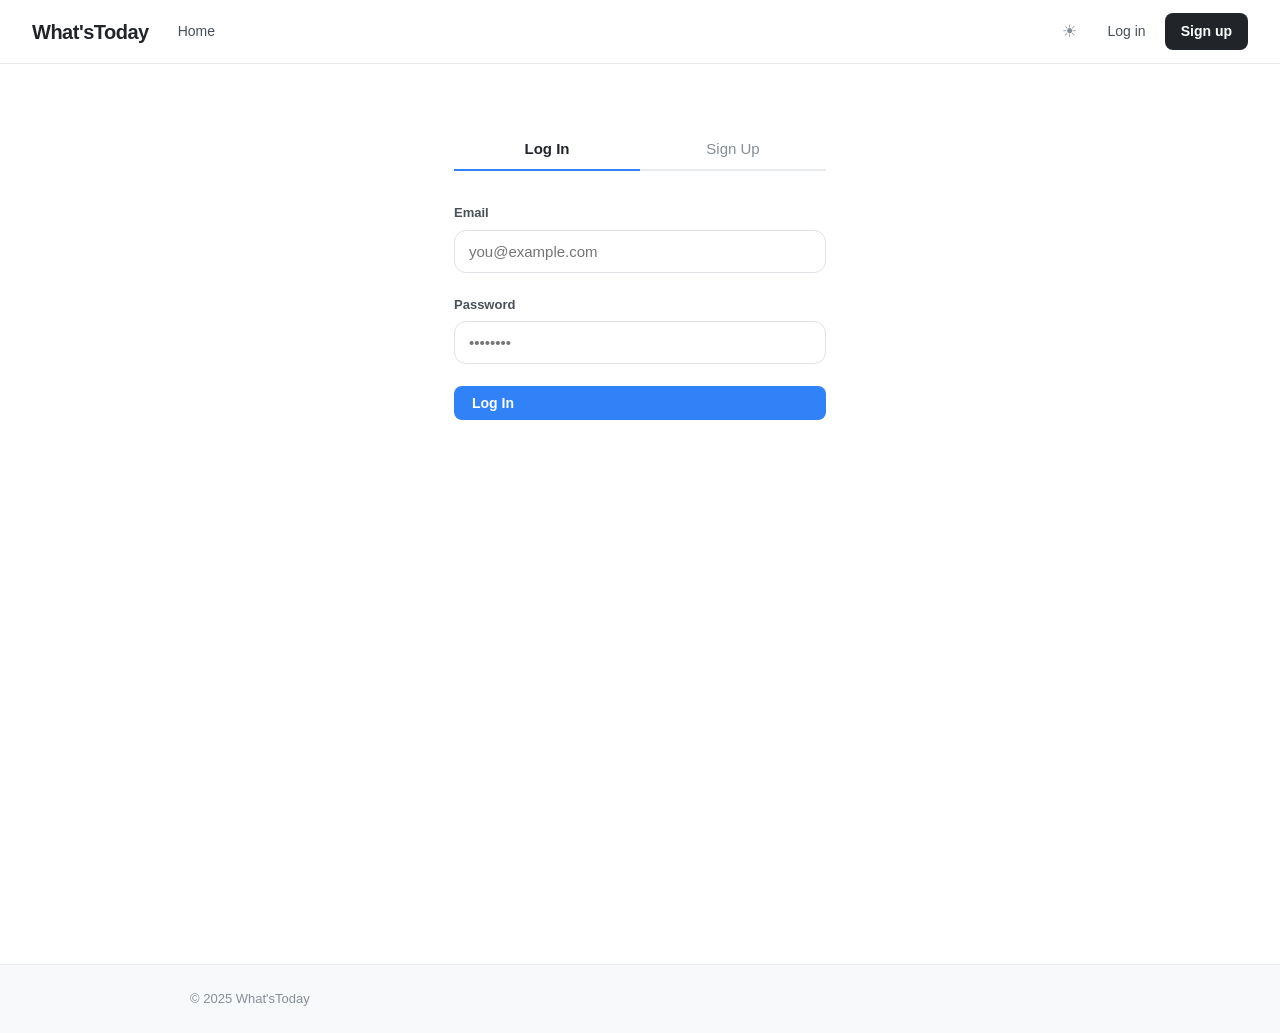
<file: WP_Final-Project_FE/auth.html>
<!DOCTYPE html>
<html lang="en">
<head>
  <meta charset="UTF-8" />
  <meta name="viewport" content="width=device-width, initial-scale=1.0" />
  <title>What'sToday · Sign In</title>
  <link rel="stylesheet" href="css/style.css" />
</head>
<body>

<!-- Nav -->
<div id="navContainer"></div>

<main class="site">
  <div class="container authGrid">

    <!-- Tab Toggle -->
    <div class="tabToggle">
      <button id="tabLogin"    class="tabBtn active" onclick="switchTab('login')">Log In</button>
      <button id="tabRegister" class="tabBtn"        onclick="switchTab('register')">Sign Up</button>
    </div>

    <!-- Login Form -->
    <form id="loginForm" class="authForm">
      <div class="fieldGroup">
        <label for="loginEmail">Email</label>
        <input id="loginEmail" type="email" placeholder="you@example.com" required />
      </div>
      <div class="fieldGroup">
        <label for="loginPassword">Password</label>
        <input id="loginPassword" type="password" placeholder="••••••••" required />
      </div>
      <p id="loginError" class="errorMsg" style="display:none"></p>
      <button type="submit" id="loginBtn" class="accentBtn" style="width:100%">Log In</button>
    </form>

    <!-- Register Form -->
    <form id="registerForm" class="authForm" style="display:none">
      <div class="fieldGroup">
        <label for="regUsername">Username</label>
        <input id="regUsername" type="text" placeholder="Choose a username" required />
      </div>
      <div class="fieldGroup">
        <label for="regEmail">Email</label>
        <input id="regEmail" type="email" placeholder="you@example.com" required />
      </div>
      <div class="fieldGroup">
        <label for="regPassword">Password</label>
        <input id="regPassword" type="password" placeholder="At least 8 characters" required />
      </div>
      <p id="registerError" class="errorMsg" style="display:none"></p>
      <button type="submit" id="registerBtn" class="accentBtn" style="width:100%">Create Account</button>
    </form>

  </div>
</main>

<!-- Footer -->
<div id="footerContainer"></div>

<script src="js/api.js"></script>
<script src="js/shared.js"></script>
<script src="js/auth.js"></script>
</body>
</html>
</file>
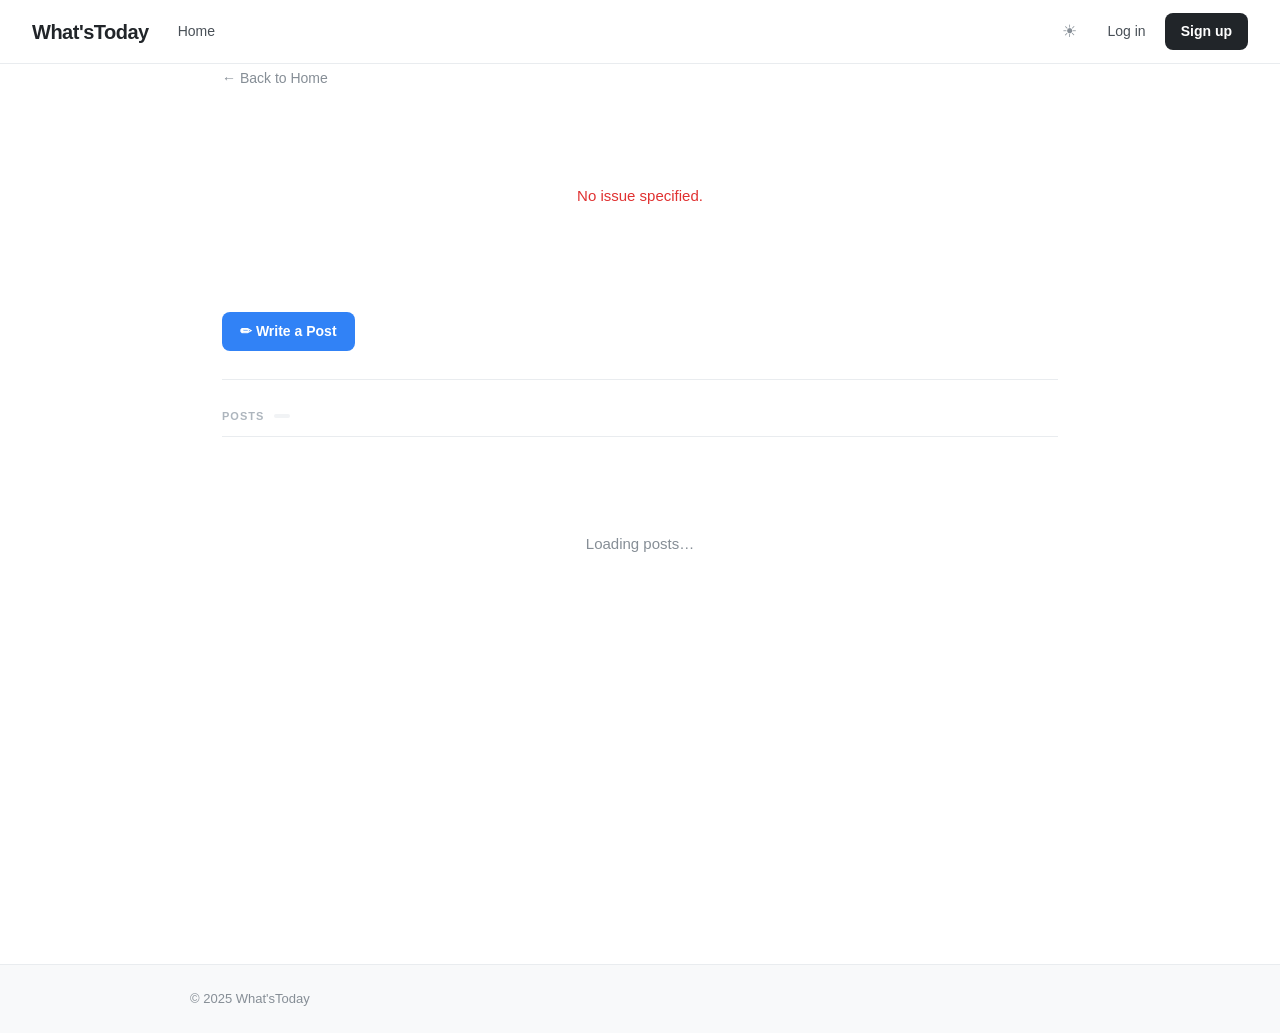
<file: WP_Final-Project_FE/board.html>
<!DOCTYPE html>
<html lang="en">
<head>
  <meta charset="UTF-8" />
  <meta name="viewport" content="width=device-width, initial-scale=1.0" />
  <title>What'sToday · Issue</title>
  <link rel="stylesheet" href="css/style.css" />
</head>
<body>

<!-- Nav -->
<div id="navContainer"></div>

<main class="site">
  <div class="container">

    <!-- Back -->
    <a href="index.html" class="backLink">← Back to Home</a>

    <!-- Issue Detail -->
    <section id="issueDetail" class="issueDetail">
      <div class="loadingState">Loading issue…</div>
    </section>

    <!-- Write a Post -->
    <div class="writeBar">
      <a id="writeLink" href="write.html" class="accentBtn">✏ Write a Post</a>
    </div>

    <!-- Post List -->
    <section class="postsSection">
      <div class="sectionHeader">
        <span class="sectionLabel">POSTS</span>
        <span id="postCount" class="sectionCount"></span>
      </div>
      <div id="postList">
        <div class="loadingState">Loading posts…</div>
      </div>
    </section>

  </div>
</main>

<!-- Footer -->
<div id="footerContainer"></div>

<script src="js/api.js"></script>
<script src="js/shared.js"></script>
<script src="js/board.js"></script>
</body>
</html>
</file>
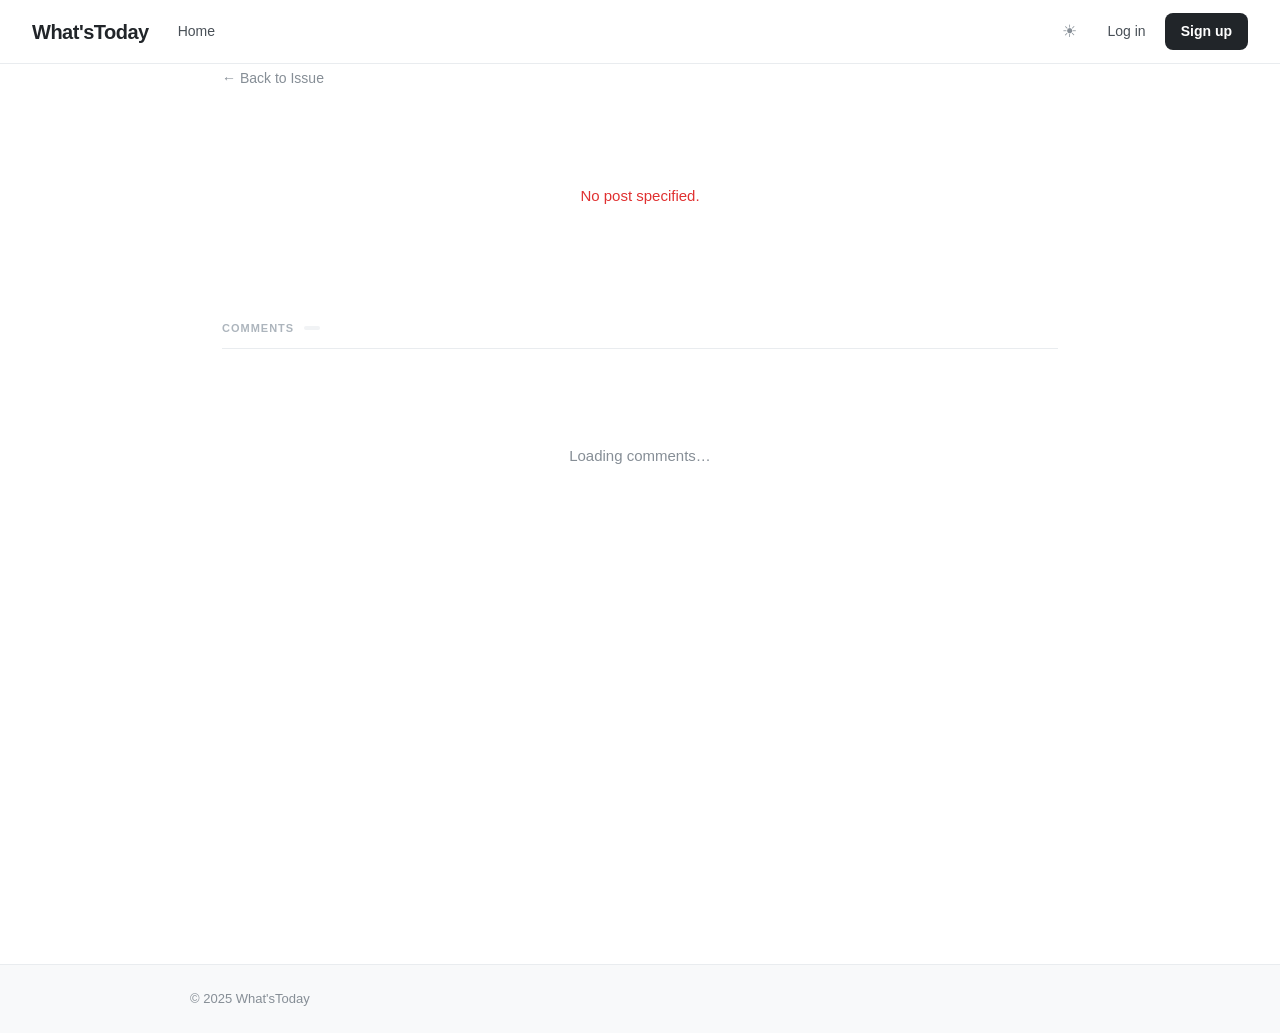
<file: WP_Final-Project_FE/post.html>
<!DOCTYPE html>
<html lang="en">
<head>
  <meta charset="UTF-8" />
  <meta name="viewport" content="width=device-width, initial-scale=1.0" />
  <title>What'sToday · Post</title>
  <link rel="stylesheet" href="css/style.css" />
</head>
<body>

<!-- Nav -->
<div id="navContainer"></div>

<main class="site">
  <div class="container">

    <!-- Back -->
    <a id="backLink" href="index.html" class="backLink">← Back to Issue</a>

    <!-- Post Detail -->
    <article id="postDetail" class="postDetail">
      <div class="loadingState">Loading post…</div>
    </article>

    <!-- Post Actions (edit / delete — visible only to author) -->
    <div id="postActions" class="postActions" style="display:none">
      <a id="editLink" href="#" class="outlineBtn">Edit</a>
      <button id="deleteBtn" class="dangerBtn">Delete</button>
    </div>

    <!-- Comments -->
    <section class="commentsSection">
      <div class="sectionHeader">
        <span class="sectionLabel">COMMENTS</span>
        <span id="commentCount" class="sectionCount"></span>
      </div>

      <!-- Comment Form -->
      <form id="commentForm" class="commentForm" style="display:none">
        <textarea id="commentText" rows="3" placeholder="Share your thoughts…"></textarea>
        <button type="submit" class="accentBtn">Post Comment</button>
      </form>
      <p id="commentLoginMsg" style="display:none;font-size:14px;color:var(--text-light)">
        <a href="auth.html" style="color:var(--accent)">Log in</a> to leave a comment.
      </p>

      <div id="commentList">
        <div class="loadingState">Loading comments…</div>
      </div>
    </section>

  </div>
</main>

<!-- Footer -->
<div id="footerContainer"></div>

<script src="js/api.js"></script>
<script src="js/shared.js"></script>
<script src="js/post.js"></script>
</body>
</html>
</file>
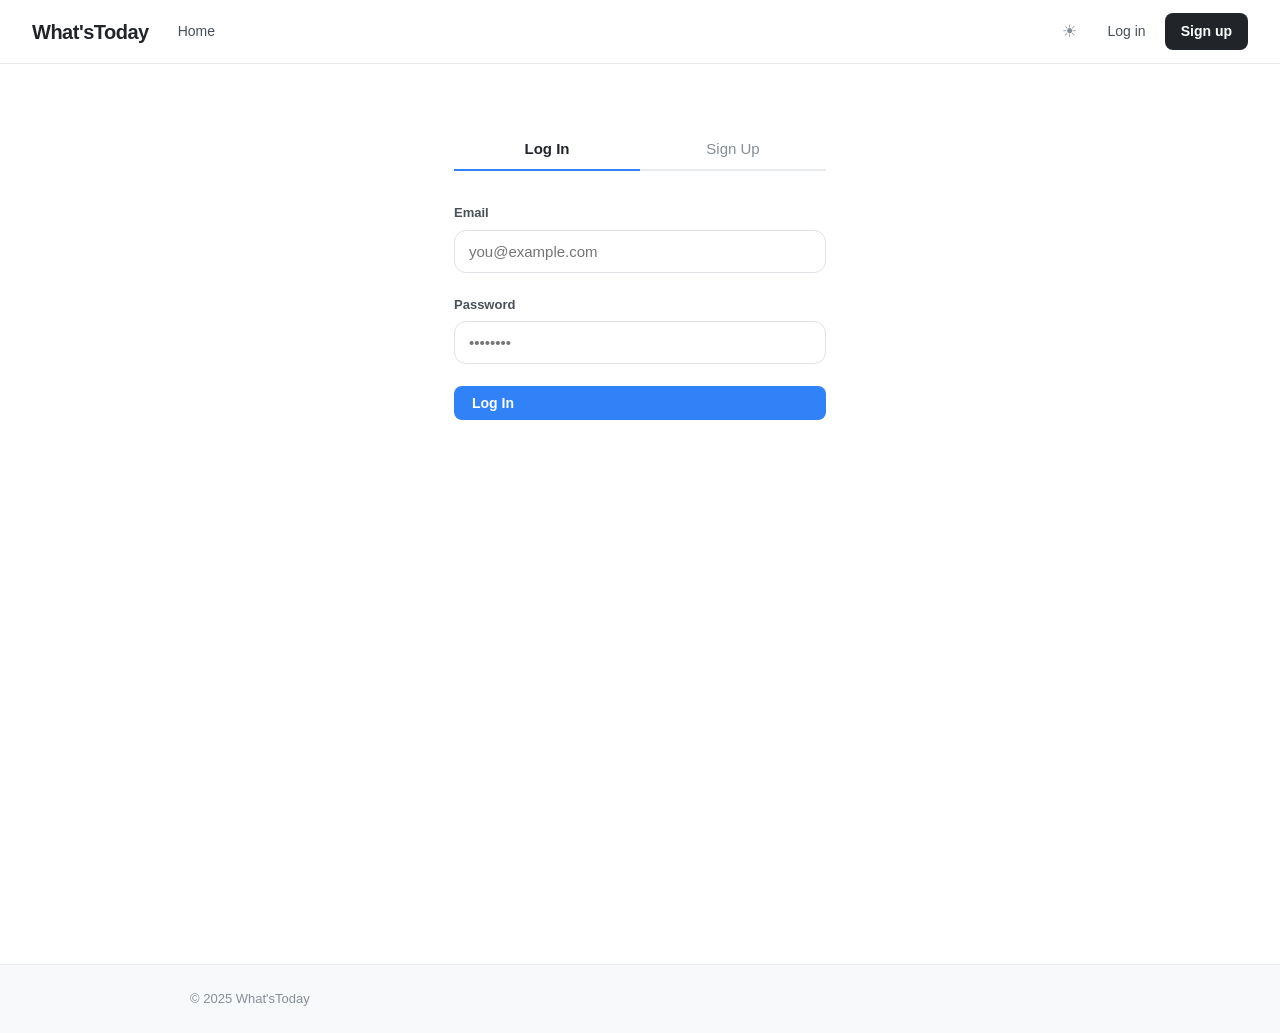
<file: WP_Final-Project_FE/write.html>
<!DOCTYPE html>
<html lang="en">
<head>
  <meta charset="UTF-8" />
  <meta name="viewport" content="width=device-width, initial-scale=1.0" />
  <title>What'sToday · Write</title>
  <link rel="stylesheet" href="css/style.css" />
</head>
<body>

<!-- Nav -->
<div id="navContainer"></div>

<main class="site">
  <div class="container writeGrid">

    <a id="backLink" href="index.html" class="backLink">← Cancel</a>

    <h2 id="writeHeading" class="writeHeading">Write a Post</h2>

    <form id="writeForm" class="writeForm">
      <div class="fieldGroup">
        <label for="postTitle">Title</label>
        <input id="postTitle" type="text" placeholder="Give your post a clear title" required />
      </div>
      <div class="fieldGroup">
        <label for="postBody">Body</label>
        <textarea id="postBody" rows="12" placeholder="Share your perspective on today's issue…" required></textarea>
      </div>
      <div class="formActions">
        <button type="submit" id="submitBtn" class="accentBtn">Publish</button>
        <a id="cancelLink" href="index.html" class="ghostBtn">Cancel</a>
      </div>
      <p id="writeError" class="errorMsg" style="display:none"></p>
    </form>

  </div>
</main>

<!-- Footer -->
<div id="footerContainer"></div>

<script src="js/api.js"></script>
<script src="js/shared.js"></script>
<script src="js/write.js"></script>
</body>
</html>
</file>
<file: WP_Final-Project_FE/css/style.css>
/* =====================================================
   What'sToday · style.css
   ===================================================== */

/* ─── Design Tokens ──────────────────────────────── */
:root {
  --bg:           #FFFFFF;
  --surface:      #F8F9FA;
  --surface-2:    #F1F3F5;
  --border:       #DEE2E6;
  --border-light: #E9ECEF;
  --text:         #212529;
  --text-mid:     #495057;
  --text-light:   #868E96;
  --text-lighter: #ADB5BD;
  --accent:       #3182F6;
  --accent-soft:  rgba(49,130,246,0.10);
  --success:      #20C997;
  --danger:       #E03131;
  --danger-soft:  rgba(224,49,49,0.08);
  --danger-border: rgba(224,49,49,0.30);

  --radius-sm: 8px;
  --radius-md: 12px;
  --radius-lg: 18px;
  --nav-h:     64px;

  --shadow-sm:     0 1px 4px rgba(0,0,0,0.06);
  --shadow-md:     0 4px 16px rgba(0,0,0,0.08);
  --shadow-accent: 0 4px 20px rgba(49,130,246,0.15);
}

body.dark {
  --bg:           #111213;
  --surface:      #1C1D1F;
  --surface-2:    #2A2B2D;
  --border:       #333537;
  --border-light: #26272A;
  --text:         #E8EAED;
  --text-mid:     #9AA0A6;
  --text-light:   #6B7075;
  --text-lighter: #4A4E53;
  --accent:       #5B9BF8;
  --accent-soft:  rgba(91,155,248,0.15);
  --danger:       #F28B82;
  --danger-soft:  rgba(242,139,130,0.12);
  --danger-border: rgba(242,139,130,0.35);
  --shadow-sm:     0 1px 4px rgba(0,0,0,0.30);
  --shadow-md:     0 4px 16px rgba(0,0,0,0.40);
  --shadow-accent: 0 4px 20px rgba(91,155,248,0.20);
}

/* ─── Reset ──────────────────────────────────────── */
*, *::before, *::after { box-sizing: border-box; margin: 0; padding: 0; }

body {
  font-family: -apple-system, BlinkMacSystemFont, 'Segoe UI', Roboto, sans-serif;
  font-size: 16px;
  line-height: 1.5;
  color: var(--text);
  background: var(--bg);
  transition: background 0.2s, color 0.2s;
}

a    { color: inherit; text-decoration: none; }
button { font-family: inherit; cursor: pointer; }
input, textarea { font-family: inherit; }

/* ─── Layout ─────────────────────────────────────── */
.site {
  min-height: 100vh;
  display: flex;
  flex-direction: column;
}

.container {
  max-width: 900px;
  margin: 0 auto;
  padding: 0 32px;
  width: 100%;
}

/* ─── Navigation ─────────────────────────────────── */
.siteNav {
  height: var(--nav-h);
  display: flex;
  align-items: center;
  gap: 8px;
  padding: 0 32px;
  background: var(--bg);
  border-bottom: 1px solid var(--border-light);
  position: sticky;
  top: 0;
  z-index: 100;
  backdrop-filter: blur(8px);
}

.siteLogo {
  font-size: 20px;
  font-weight: 800;
  letter-spacing: -0.5px;
  color: var(--text);
  margin-right: 8px;
  flex-shrink: 0;
}
.siteLogo:hover { color: var(--accent); }

.navMenu { display: flex; gap: 2px; }
.navMenu a {
  padding: 7px 13px;
  border-radius: var(--radius-sm);
  font-size: 14px;
  font-weight: 500;
  color: var(--text-mid);
  transition: background 0.15s, color 0.15s;
}
.navMenu a:hover  { background: var(--surface-2); color: var(--text); }
.navMenu a.active { background: var(--surface-2); color: var(--text); font-weight: 600; }

.navSpacer { flex: 1; }

.navRight {
  display: flex;
  align-items: center;
  gap: 6px;
}
.navRight span {
  font-size: 14px;
  font-weight: 500;
  color: var(--text-mid);
}

/* ─── Buttons ────────────────────────────────────── */
.accentBtn {
  display: inline-flex;
  align-items: center;
  gap: 6px;
  padding: 9px 18px;
  background: var(--accent);
  color: #fff;
  border: none;
  border-radius: var(--radius-sm);
  font-size: 14px;
  font-weight: 600;
  transition: opacity 0.15s, transform 0.1s;
}
.accentBtn:hover { opacity: 0.88; transform: translateY(-1px); }

.outlineBtn {
  display: inline-flex;
  align-items: center;
  padding: 8px 16px;
  background: transparent;
  color: var(--text);
  border: 1px solid var(--border);
  border-radius: var(--radius-sm);
  font-size: 14px;
  font-weight: 500;
  transition: background 0.15s;
}
.outlineBtn:hover { background: var(--surface); }

.ghostBtn {
  display: inline-flex;
  align-items: center;
  padding: 8px 13px;
  background: transparent;
  color: var(--text-mid);
  border: none;
  border-radius: var(--radius-sm);
  font-size: 14px;
  transition: background 0.15s, color 0.15s;
}
.ghostBtn:hover { background: var(--surface-2); color: var(--text); }

.primaryBtn {
  display: inline-flex;
  align-items: center;
  padding: 8px 16px;
  background: var(--text);
  color: var(--bg);
  border: none;
  border-radius: var(--radius-sm);
  font-size: 14px;
  font-weight: 600;
  transition: opacity 0.15s;
}
.primaryBtn:hover { opacity: 0.85; }

.dangerBtn {
  display: inline-flex;
  align-items: center;
  padding: 8px 16px;
  background: transparent;
  color: var(--danger);
  border: 1px solid var(--danger);
  border-radius: var(--radius-sm);
  font-size: 14px;
  font-weight: 500;
  transition: background 0.15s;
}
.dangerBtn:hover { background: var(--danger-soft); }

.iconBtn {
  width: 38px;
  height: 38px;
  border: none;
  background: transparent;
  border-radius: var(--radius-sm);
  font-size: 17px;
  display: grid;
  place-items: center;
  color: var(--text-light);
  transition: background 0.15s;
}
.iconBtn:hover { background: var(--surface-2); color: var(--text); }

button:disabled { opacity: 0.45; cursor: not-allowed; }

/* ─── Avatar ─────────────────────────────────────── */
.avatar {
  width: 34px;
  height: 34px;
  border-radius: 50%;
  background: var(--accent);
  color: #fff;
  display: grid;
  place-items: center;
  font-size: 13px;
  font-weight: 700;
  flex-shrink: 0;
  user-select: none;
}
.avatar.sm { width: 26px; height: 26px; font-size: 10px; }
.avatar.lg { width: 46px; height: 46px; font-size: 17px; }

/* ─── Tag ────────────────────────────────────────── */
.tag {
  display: inline-block;
  padding: 2px 9px;
  border-radius: 999px;
  font-size: 11px;
  font-weight: 600;
  background: var(--surface-2);
  color: var(--text-mid);
  letter-spacing: 0.2px;
}

/* ─── Toast ──────────────────────────────────────── */
.toast {
  position: fixed;
  bottom: 28px;
  left: 50%;
  transform: translateX(-50%) translateY(16px);
  background: var(--text);
  color: var(--bg);
  padding: 11px 20px;
  border-radius: 999px;
  font-size: 14px;
  font-weight: 500;
  opacity: 0;
  transition: opacity 0.25s, transform 0.25s;
  z-index: 9999;
  white-space: nowrap;
  pointer-events: none;
}
.toast.show { opacity: 1; transform: translateX(-50%) translateY(0); }

/* ─── Footer ─────────────────────────────────────── */
.siteFooter {
  margin-top: auto;
  border-top: 1px solid var(--border-light);
  background: var(--surface);
  padding: 24px 32px;
}
.footInner {
  max-width: 900px;
  margin: 0 auto;
  display: flex;
  justify-content: space-between;
  align-items: center;
  font-size: 13px;
  color: var(--text-light);
}

/* ─── States ─────────────────────────────────────── */
.loadingState,
.emptyState,
.errorState {
  text-align: center;
  padding: 64px 24px;
  font-size: 15px;
  color: var(--text-light);
}
.loadingState::before { content: ''; display: block; margin-bottom: 12px; font-size: 24px; }
.emptyState { color: var(--text-lighter); }
.errorState { color: var(--danger); }

/* ─── Error message (inline) ─────────────────────── */
.errorMsg {
  padding: 10px 14px;
  background: var(--danger-soft);
  border: 1px solid var(--danger-border);
  border-radius: var(--radius-sm);
  font-size: 13px;
  color: var(--danger);
  margin-top: 12px;
}

/* ─── Back link ──────────────────────────────────── */
.backLink {
  display: inline-flex;
  align-items: center;
  gap: 5px;
  font-size: 14px;
  color: var(--text-light);
  padding: 4px 0;
  margin-bottom: 28px;
  transition: color 0.15s;
}
.backLink:hover { color: var(--accent); }

/* ─── Section header ─────────────────────────────── */
.sectionHeader {
  display: flex;
  align-items: center;
  gap: 10px;
  margin-bottom: 20px;
  padding-bottom: 12px;
  border-bottom: 1px solid var(--border-light);
}
.sectionLabel {
  font-size: 11px;
  font-weight: 700;
  letter-spacing: 1px;
  text-transform: uppercase;
  color: var(--text-lighter);
}
.sectionCount {
  font-size: 12px;
  color: var(--text-lighter);
  background: var(--surface-2);
  padding: 2px 8px;
  border-radius: 999px;
}

/* ======================================================
   HOME PAGE
   ====================================================== */

/* ─── Hero ───────────────────────────────────────── */
.pageHero {
  padding: 72px 32px 52px;
  text-align: center;
  background: linear-gradient(180deg, var(--surface) 0%, var(--bg) 100%);
  border-bottom: 1px solid var(--border-light);
  margin-bottom: 48px;
}
.pageHero h1 {
  font-size: 48px;
  font-weight: 800;
  letter-spacing: -2px;
  line-height: 1.1;
  margin-bottom: 14px;
}
.pageHero .subhead {
  font-size: 16px;
  color: var(--text-light);
}
.hash { color: var(--accent); }

/* ─── Today section ──────────────────────────────── */
.todaySection   { margin-bottom: 56px; }
.archiveSection { margin-bottom: 56px; }

.todayFeatured {
  background: var(--bg);
  border: 1.5px solid var(--border-light);
  border-radius: var(--radius-lg);
  padding: 32px 28px;
  cursor: pointer;
  transition: border-color 0.2s, box-shadow 0.2s, transform 0.15s;
}
.todayFeatured:hover {
  border-color: var(--accent);
  box-shadow: var(--shadow-accent);
  transform: translateY(-2px);
}

.todayFeaturedLabel {
  font-size: 10px;
  font-weight: 700;
  letter-spacing: 1px;
  text-transform: uppercase;
  color: var(--accent);
  margin-bottom: 14px;
}

.todayFeaturedTitle {
  font-size: 22px;
  font-weight: 800;
  line-height: 1.35;
  letter-spacing: -0.4px;
  color: var(--text);
  margin-bottom: 14px;
}

.todayFeaturedSummary {
  font-size: 15px;
  color: var(--text-mid);
  line-height: 1.65;
  margin-bottom: 20px;
}

.todayFeaturedMeta {
  font-size: 13px;
  color: var(--accent);
  font-weight: 600;
}

/* ─── Archive rows ───────────────────────────────── */
.archiveRow {
  display: grid;
  grid-template-columns: 1fr auto;
  gap: 24px;
  padding: 20px 0;
  border-bottom: 1px solid var(--border-light);
  cursor: pointer;
  align-items: center;
  transition: background 0.1s;
  border-radius: 4px;
}
.archiveRow:hover { background: var(--surface); padding-left: 10px; padding-right: 10px; margin: 0 -10px; }
.archiveRow:last-child { border-bottom: none; }

.archiveRowDate    { font-size: 11px; color: var(--text-lighter); display: block; margin-bottom: 5px; }
.archiveRowTitle   { font-size: 15px; font-weight: 600; color: var(--text); margin-bottom: 4px; transition: color 0.15s; }
.archiveRow:hover .archiveRowTitle { color: var(--accent); }
.archiveRowSummary { font-size: 13px; color: var(--text-light); line-height: 1.5; }
.archiveRowCount   { font-size: 12px; color: var(--text-lighter); white-space: nowrap; flex-shrink: 0; }

/* ======================================================
   BOARD PAGE (issue detail + posts)
   ====================================================== */

.issueDetail { margin-bottom: 40px; }

.issueHeader {
  padding: 36px 0 28px;
  border-bottom: 1px solid var(--border-light);
  margin-bottom: 32px;
}
.issueDate {
  font-size: 12px;
  font-weight: 600;
  color: var(--accent);
  text-transform: uppercase;
  letter-spacing: 0.6px;
  display: block;
  margin-bottom: 12px;
}
.issueTitle {
  font-size: 28px;
  font-weight: 800;
  letter-spacing: -0.5px;
  line-height: 1.25;
  margin-bottom: 14px;
}
.issueDescription {
  font-size: 15px;
  color: var(--text-mid);
  line-height: 1.7;
  max-width: 700px;
}

.writeBar {
  margin-bottom: 28px;
  padding-bottom: 28px;
  border-bottom: 1px solid var(--border-light);
}

/* ─── Post row ───────────────────────────────────── */
.postRow {
  display: grid;
  grid-template-columns: 44px 1fr 20px;
  gap: 14px;
  align-items: center;
  padding: 16px 8px;
  border-radius: var(--radius-sm);
  transition: background 0.1s;
}
.postRow:hover { background: var(--surface); }
.postRow + .postRow { border-top: 1px solid var(--border-light); }

/* ─── Vote column ────────────────────────────────── */
.voteCol {
  display: flex;
  flex-direction: column;
  align-items: center;
  gap: 4px;
}
.voteBtn {
  width: 32px;
  height: 28px;
  border: 1px solid var(--border);
  background: var(--bg);
  border-radius: 6px;
  font-size: 12px;
  color: var(--text-light);
  display: grid;
  place-items: center;
  transition: all 0.15s;
  cursor: pointer;
}
.voteBtn:hover { border-color: var(--accent); color: var(--accent); background: var(--accent-soft); }
.voteBtn.active { border-color: var(--accent); color: var(--accent); background: var(--accent-soft); font-weight: 700; }
.voteBtn.down:hover { border-color: var(--danger); color: var(--danger); background: var(--danger-soft); }
.voteBtn.down.active { border-color: var(--danger); color: var(--danger); background: var(--danger-soft); }
.voteScore {
  font-size: 13px;
  font-weight: 700;
  color: var(--text);
  min-width: 20px;
  text-align: center;
}

/* ─── Post detail vote ───────────────────────────── */
.postDetailVote {
  display: flex;
  align-items: center;
  gap: 8px;
  margin-top: 28px;
  padding-top: 20px;
  border-top: 1px solid var(--border-light);
}

.postMeta {
  display: flex;
  align-items: center;
  gap: 7px;
  margin-bottom: 7px;
  font-size: 12px;
  color: var(--text-light);
}
.postTitle {
  font-size: 16px;
  font-weight: 600;
  line-height: 1.4;
  letter-spacing: -0.2px;
  color: var(--text);
  margin-bottom: 6px;
  transition: color 0.15s;
}
.postRow:hover .postTitle { color: var(--accent); }
.postSnippet {
  font-size: 13px;
  color: var(--text-mid);
  line-height: 1.5;
  margin-bottom: 8px;
  display: -webkit-box;
  -webkit-line-clamp: 2;
  -webkit-box-orient: vertical;
  overflow: hidden;
}
.postStats {
  display: flex;
  gap: 12px;
  font-size: 12px;
  color: var(--text-lighter);
}

/* ======================================================
   POST DETAIL PAGE
   ====================================================== */

.postDetail { margin-bottom: 48px; }

.postDetailMeta {
  display: flex;
  align-items: center;
  gap: 8px;
  font-size: 13px;
  color: var(--text-light);
  margin-bottom: 20px;
  padding-bottom: 20px;
  border-bottom: 1px solid var(--border-light);
}

.postDetailTitle {
  font-size: 26px;
  font-weight: 800;
  letter-spacing: -0.5px;
  line-height: 1.3;
  margin-bottom: 24px;
}

.postDetailBody {
  font-size: 16px;
  line-height: 1.8;
  color: var(--text-mid);
  white-space: pre-wrap;
}

.postActions {
  display: flex;
  gap: 8px;
  padding: 24px 0;
  border-top: 1px solid var(--border-light);
  border-bottom: 1px solid var(--border-light);
  margin-bottom: 40px;
}

/* ─── Comments ───────────────────────────────────── */
.commentsSection { margin-top: 8px; }

.commentForm {
  background: var(--surface);
  border-radius: var(--radius-md);
  padding: 16px;
  margin-bottom: 24px;
}
.commentForm textarea {
  width: 100%;
  padding: 10px 12px;
  border: 1px solid var(--border);
  border-radius: var(--radius-sm);
  font-size: 14px;
  background: var(--bg);
  color: var(--text);
  resize: none;
  outline: none;
  margin-bottom: 10px;
  transition: border-color 0.15s;
  min-height: 80px;
}
.commentForm textarea:focus { border-color: var(--accent); }

.commentItem {
  padding: 16px 0;
  border-bottom: 1px solid var(--border-light);
}
.commentItem:last-child { border-bottom: none; }

.commentMeta {
  display: flex;
  align-items: center;
  gap: 7px;
  font-size: 12px;
  color: var(--text-light);
  margin-bottom: 8px;
}

.commentBody {
  font-size: 14px;
  line-height: 1.65;
  color: var(--text-mid);
  padding-left: 33px;
}

.deleteCommentBtn {
  background: none;
  border: none;
  font-size: 11px;
  color: var(--text-lighter);
  cursor: pointer;
  margin-left: auto;
  padding: 2px 4px;
  border-radius: 4px;
  transition: color 0.15s, background 0.15s;
}
.deleteCommentBtn:hover { color: var(--danger); background: var(--danger-soft); }

/* ======================================================
   WRITE PAGE
   ====================================================== */

.writeGrid {
  max-width: 680px;
  margin: 48px auto;
  padding: 0 32px;
}

.writeHeading {
  font-size: 22px;
  font-weight: 700;
  margin-bottom: 32px;
  padding-bottom: 20px;
  border-bottom: 1px solid var(--border-light);
}

.fieldGroup {
  display: flex;
  flex-direction: column;
  gap: 7px;
  margin-bottom: 22px;
}
.fieldGroup label {
  font-size: 13px;
  font-weight: 600;
  color: var(--text-mid);
}
.fieldGroup input,
.fieldGroup textarea {
  border: 1.5px solid var(--border);
  border-radius: var(--radius-md);
  padding: 12px 14px;
  font-size: 15px;
  background: var(--bg);
  color: var(--text);
  outline: none;
  width: 100%;
  transition: border-color 0.15s, box-shadow 0.15s;
}
.fieldGroup input:focus,
.fieldGroup textarea:focus {
  border-color: var(--accent);
  box-shadow: 0 0 0 3px var(--accent-soft);
}
.fieldGroup textarea { resize: vertical; line-height: 1.65; min-height: 240px; }

.formActions {
  display: flex;
  gap: 10px;
  margin-top: 8px;
}

/* ======================================================
   AUTH PAGE
   ====================================================== */

.authGrid {
  max-width: 420px;
  margin: 64px auto;
  padding: 0 24px;
}

.tabToggle {
  display: flex;
  border-bottom: 2px solid var(--border-light);
  margin-bottom: 32px;
}
.tabBtn {
  flex: 1;
  padding: 12px 0;
  background: none;
  border: none;
  border-bottom: 2px solid transparent;
  margin-bottom: -2px;
  font-size: 15px;
  font-weight: 500;
  color: var(--text-light);
  cursor: pointer;
  transition: color 0.15s;
}
.tabBtn.active {
  color: var(--text);
  border-bottom-color: var(--accent);
  font-weight: 700;
}

.authForm {
  display: flex;
  flex-direction: column;
  gap: 0;
}

/* ─── Responsive ─────────────────────────────────── */
@media (max-width: 700px) {
  .container    { padding: 0 18px; }
  .siteNav      { padding: 0 18px; }
  .siteFooter   { padding: 20px 18px; }
  .pageHero     { padding: 48px 18px 36px; }
  .pageHero h1  { font-size: 34px; letter-spacing: -1px; }
  .pageHero .subhead { font-size: 14px; }

  .todayGrid    { grid-template-columns: 1fr; }

  .archiveRow   { grid-template-columns: 1fr; gap: 4px; }
  .archiveRowCount { display: none; }

  .writeGrid    { margin: 32px auto; padding: 0 18px; }
  .authGrid     { margin: 40px auto; padding: 0 18px; }

  .issueTitle   { font-size: 22px; }
  .postDetailTitle { font-size: 20px; }

  .navRight span { display: none; }
}
</file>
